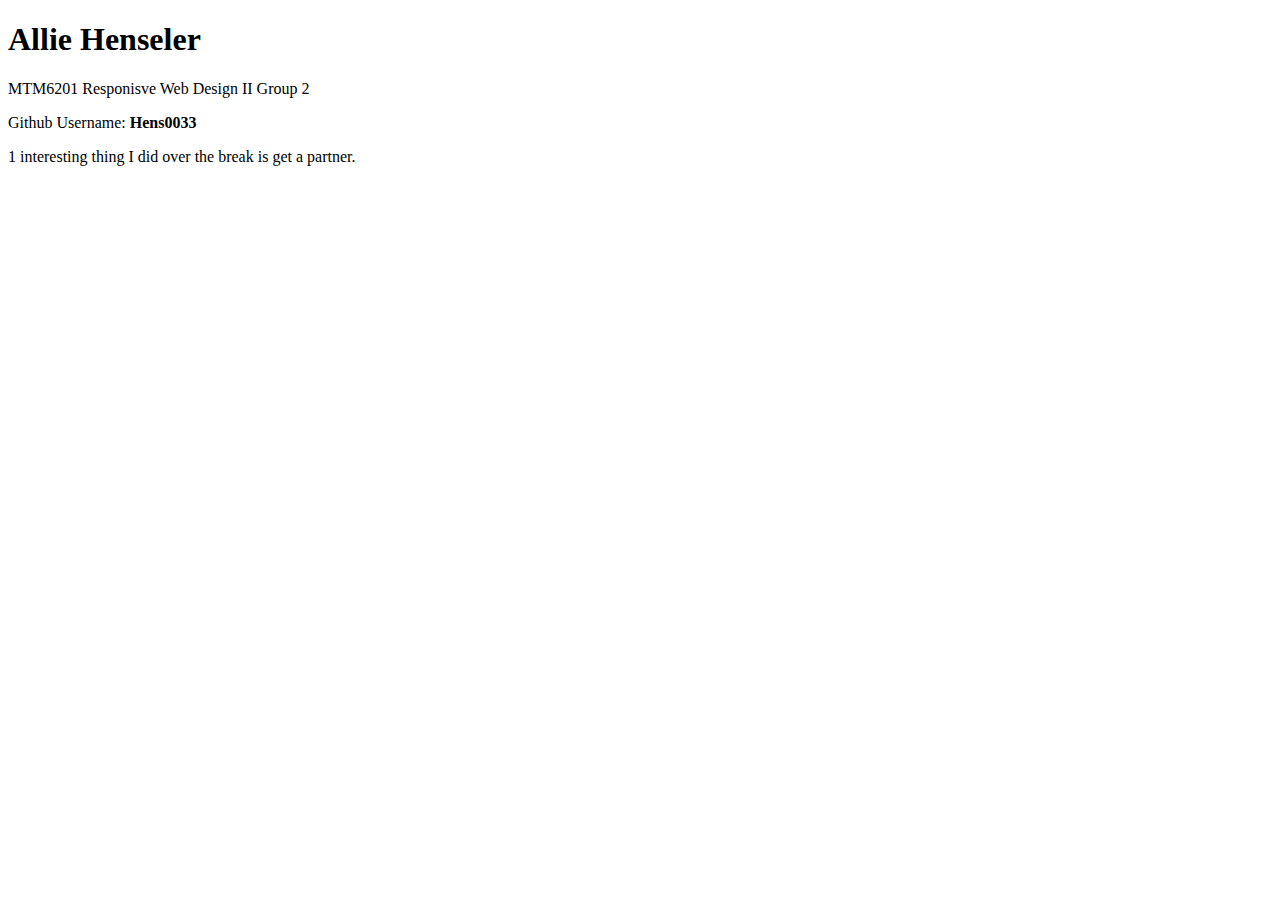
<file: week-01/index.html>
<!DOCTYPE html>
<html lang="en">
<head>
    <meta charset="UTF-8">
    <meta name="viewport">
    <title>MTM6201</title>
</head>
<body>
    <main>
        <h1>Allie Henseler</h1>
        <p>MTM6201 Responisve Web Design II Group 2</p>
        <p>Github Username: <b>Hens0033</b></p>
        <p>1 interesting thing I did over the break is get a partner.</p>
    </main>
</body>
</html>
</file>
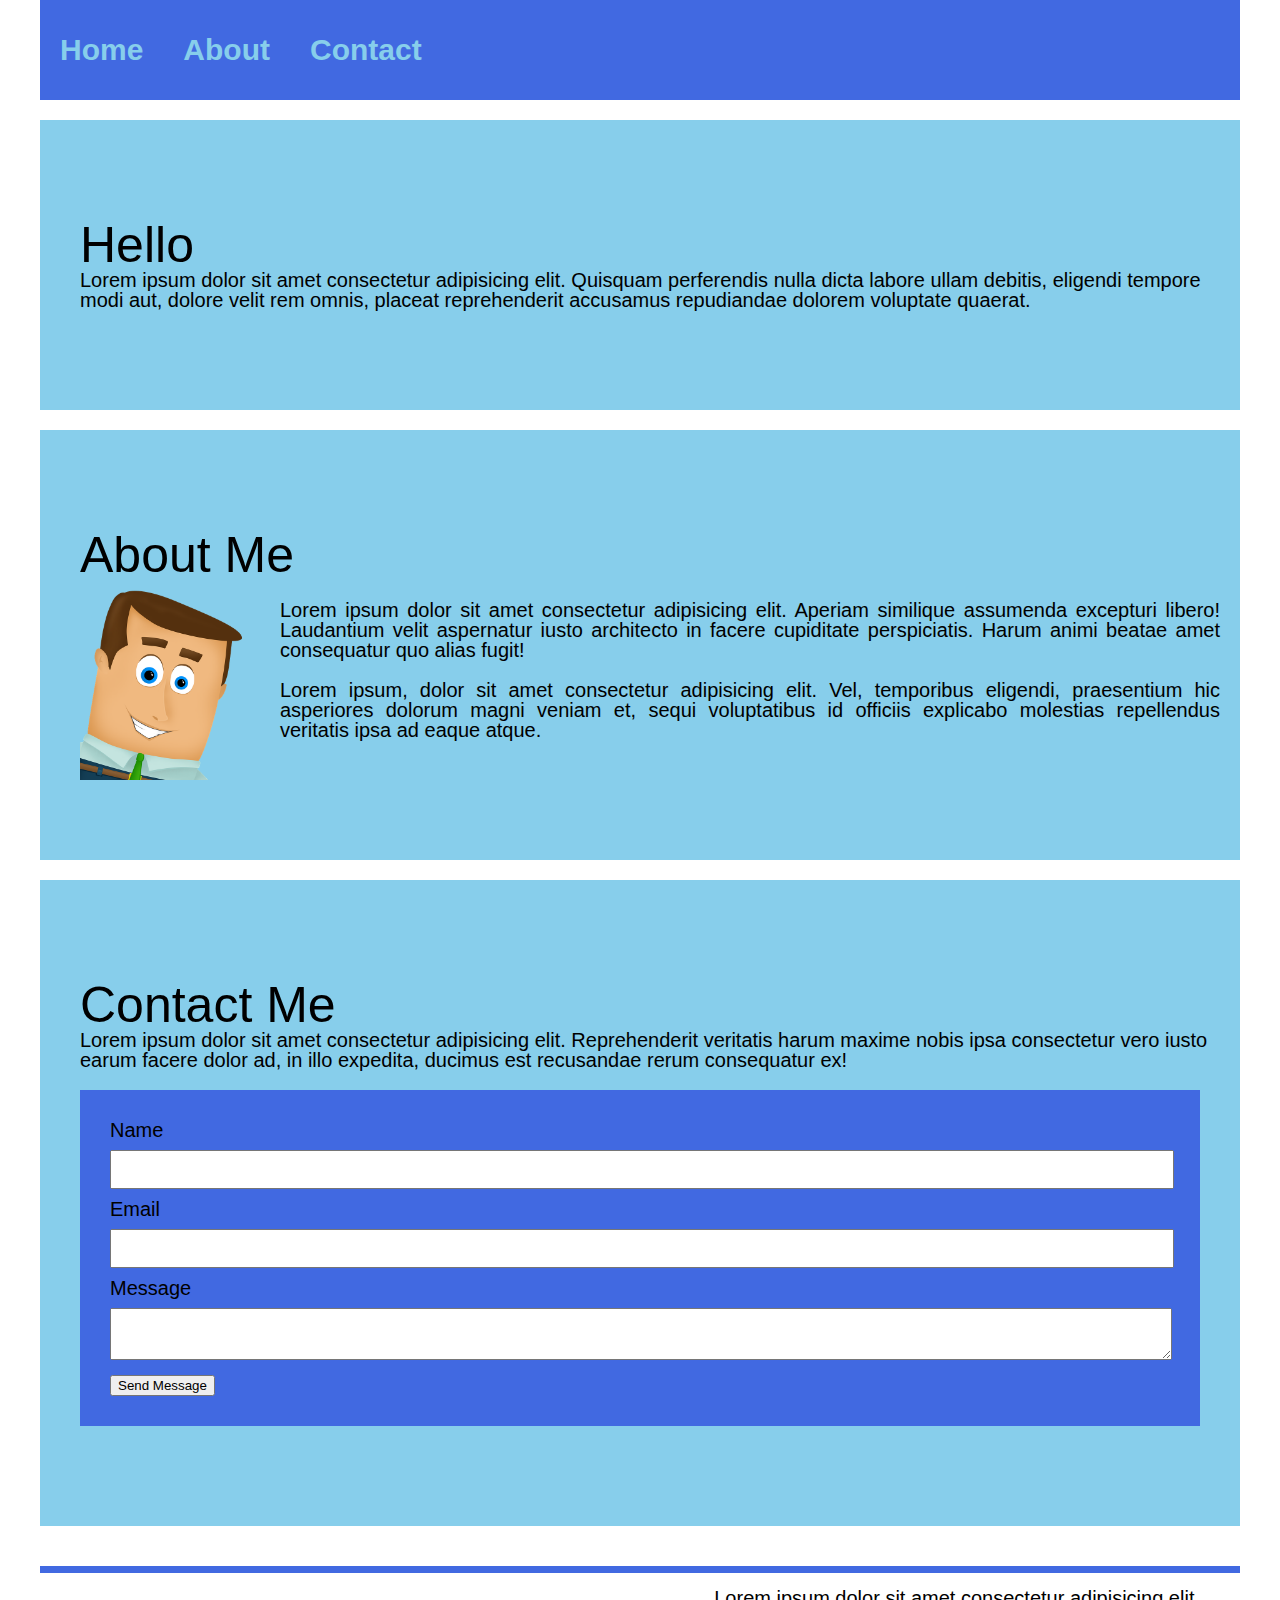
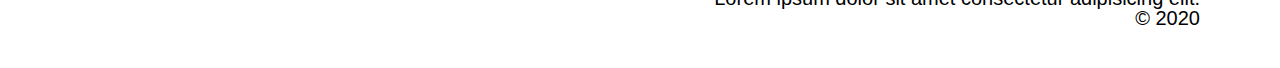
<file: week-02/index.html>
<!DOCTYPE html>
<html lang="en">

<head>
  <meta charset="UTF-8">
  <meta name="viewport" content="width=device-width, initial-scale=1.0">
  <meta http-equiv="X-UA-Compatible" content="ie=edge">
  <title>Page Redesign</title>
  <link rel="stylesheet" href="style.css">
  <link rel="stylesheet" href="base.css">
</head>

<body>
  <nav id="nav" class="nav">
    <a class="nav-link" href="#home">Home</a>
    <a class="nav-link" href="#about">About</a>
    <a class="nav-link" href="#contact">Contact</a>
  </nav>
  <main id="main" class="main">
    <section id="home" class="home">
      <h1 class="page-title">Hello</h1>
      <p>Lorem ipsum dolor sit amet consectetur adipisicing elit. Quisquam perferendis nulla dicta labore ullam debitis,
        eligendi tempore modi aut, dolore velit rem omnis, placeat reprehenderit accusamus repudiandae dolorem voluptate
        quaerat.</p>
    </section>
    <section id="about" class="about">
      <h2 class="section-title">About Me</h2>
      <img class="about-image" src="images/businessman.png" alt="Businessman">
      <p>Lorem ipsum dolor sit amet consectetur adipisicing elit. Aperiam similique assumenda excepturi libero!
        Laudantium velit aspernatur iusto architecto in facere cupiditate perspiciatis. Harum animi beatae amet
        consequatur quo alias fugit!</p>
      <p>Lorem ipsum, dolor sit amet consectetur adipisicing elit. Vel, temporibus eligendi, praesentium hic asperiores
        dolorum magni veniam et, sequi voluptatibus id officiis explicabo molestias repellendus veritatis ipsa ad eaque
        atque.</p>
    </section>
    <section id="contact" class="contact">
      <h2 class="section-title">Contact Me</h2>
      <p>Lorem ipsum dolor sit amet consectetur adipisicing elit. Reprehenderit veritatis harum maxime nobis ipsa
        consectetur vero iusto earum facere dolor ad, in illo expedita, ducimus est recusandae rerum consequatur ex!</p>
      <form class="contact-form">
        <div class="contact-form-section">
          <label class="contact-form-label">Name</label>
          <input class="contact-form-input" type="text">
        </div>
        <div class="contact-form-section">
          <label class="contact-form-label">Email</label>
          <input class="contact-form-input" type="email">
        </div>
        <div class="contact-form-section">
          <label class="contact-form-label">Message</label>
          <textarea class="contact-form-input"></textarea>
        </div>
        <button type="submit">Send Message</button>
      </form>
    </section>
  </main>
  <footer>
    <p>Lorem ipsum dolor sit amet consectetur adipisicing elit.</p>
    <p>&copy; 2020</p>
  </footer>
</body>

</html>
</file>
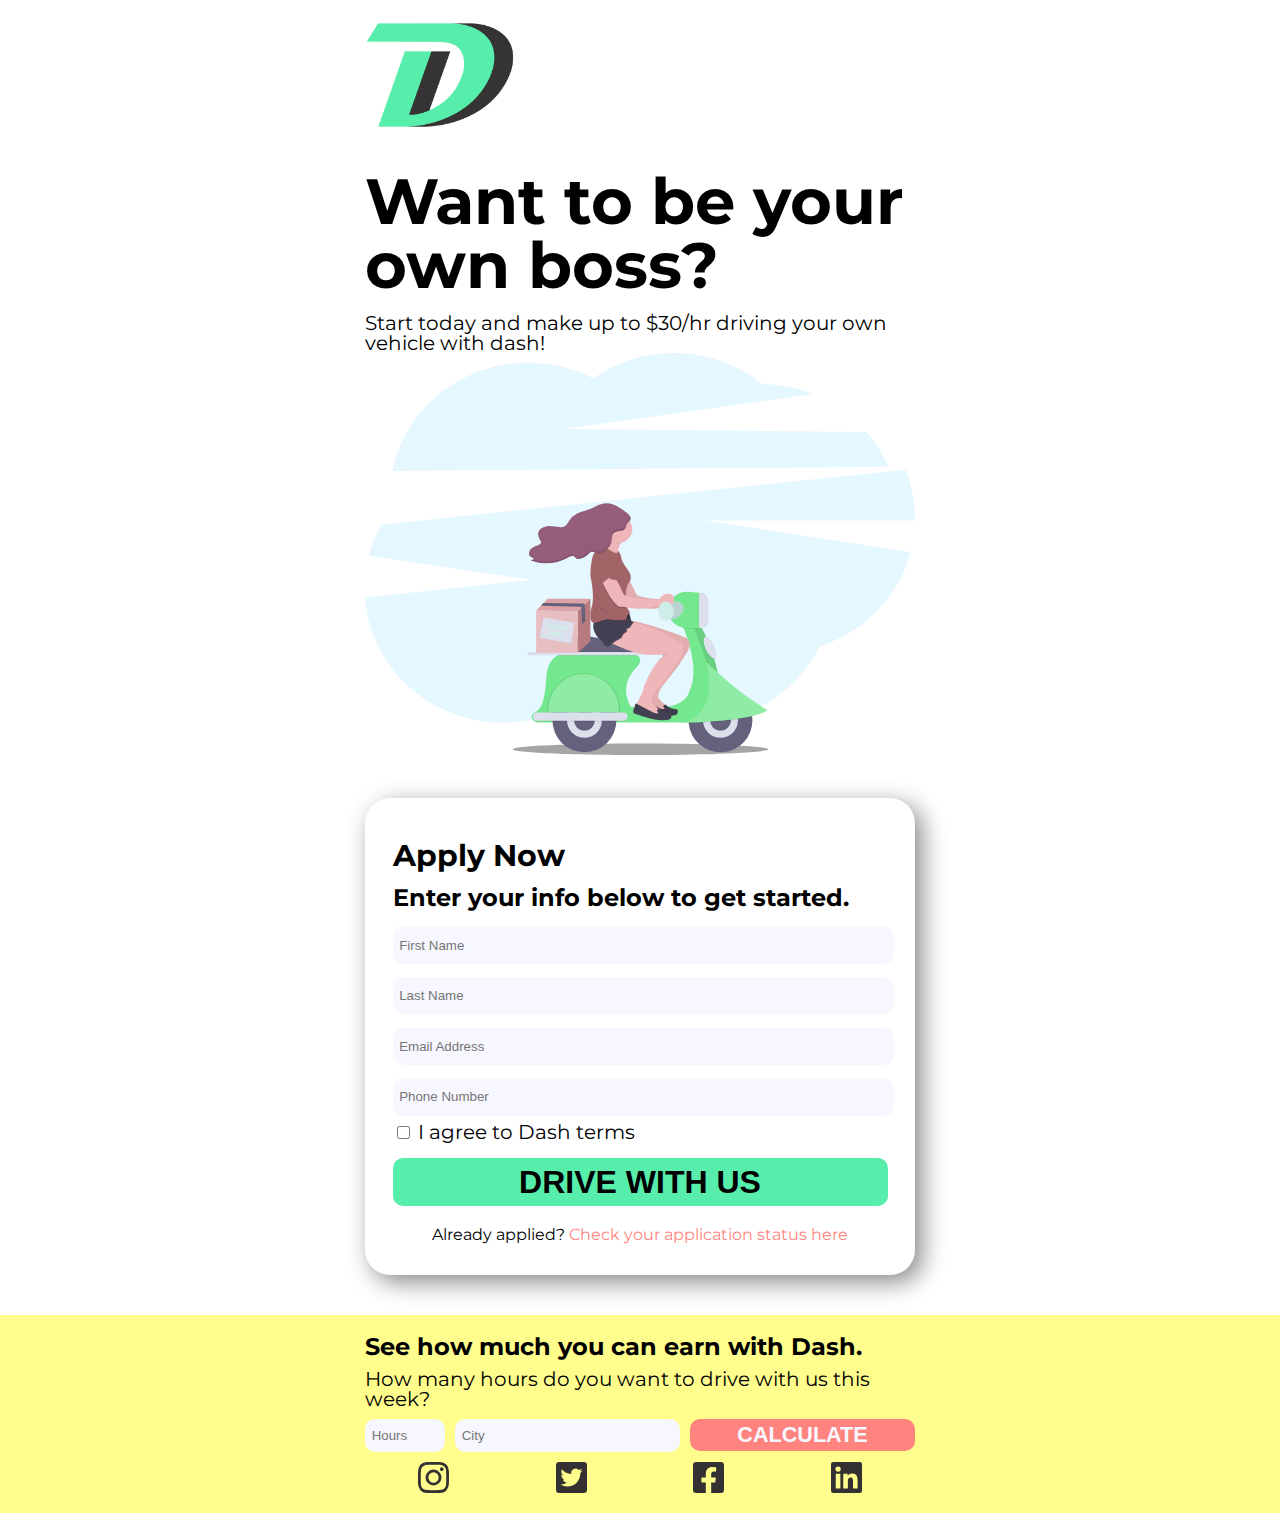
<file: week-03/index.html>
<!DOCTYPE html>
<html lang="en">
<head>
    <link rel="shortcut icon" href="./images/favicon.ico" type="image/favicon.ico">
    <link rel="preconnect" href="https://fonts.gstatic.com">
    <link href="https://fonts.googleapis.com/css2?family=Montserrat:ital,wght@0,100;0,200;0,300;0,400;0,500;0,600;0,700;0,800;0,900;1,100;1,200;1,300;1,400;1,500;1,600;1,700;1,800;1,900&display=swap" rel="stylesheet">
    <link rel="stylesheet" href="main.css">
    <meta charset="UTF-8">
    <meta name="viewport" content="width=device-width, initial-scale=1.0">
    <title>Landing Page</title>
</head>

<body>
    <div class="container">
        <header>
            <img src="./images/logo/logo.png" alt="Logo" id="logo">
        </header>
        <main>
            <div class="text">
                <h1>Want to be your own boss?</h1>
                <p>Start today and make up to $30/hr driving your own vehicle with dash!</p>
                <img src="./images/bg-image/scooter.svg" alt="Cartoon woman on scooter">
            </div>
            <div class="apply">
                <h2>Apply Now</h2>
                <h3>Enter your info below to get started.</h3>
                <form action="./index.html" method="POST">
                    <input type="text" id="fname" name="fname" placeholder="First Name"><br>
                    <input type="text" name="lname" id="lname" placeholder="Last Name"><br>
                    <input type="text" name="email" id="email" placeholder="Email Address"><br>
                    <input type="text" name="phone" id="phone" placeholder="Phone Number"><br>
                    <input type="checkbox" name="terms" id="terms" value="terms">
                    <label for="terms">I agree to Dash terms</label><br>
                    <input type="submit" value="Drive With Us" id="drive">
                </form>
                <p>Already applied? <a href="" target="_blank" rel="noopener noreferrer">Check your application status here</a></p>
            </div>
        </main>
    </div>
    <div>
        <footer>
            <div class="grid">
                <div class="calculate container">
                    <h3>See how much you can earn with Dash.</h3>
                    <p>How many hours do you want to drive with us this week?</p>
                    <form action="./index.html" method="post" class="form">
                            <input type="text" name="hours" id="hours" placeholder="Hours">
                            <input type="text" name="city" id="city" placeholder="City">
                            <input type="submit" value="Calculate" id="calculate">
                    </form>
                </div>
                <div class="socials container">
                    <img src="./images/icons/instagram.svg" alt="instagram">
                    <img src="./images/icons/twitter.svg" alt="twitter">
                    <img src="./images/icons/facebook.svg" alt="facebook">
                    <img src="./images/icons/linkedin.svg" alt="linkedin">
                </div>
            </div>
        </footer>
    </div>
</body>

</html>
</file>
<file: week-02/base.css>
#nav {
  width: 1200px;
  margin: 0px auto;
  padding: 30px;

  border: 3px solid cadetblue;
  background-color: burlywood;
  text-align: center;
}

#main {
  max-width: 1200px;
  margin: 0px auto;

  background-color: rebeccapurple;
}

.nav .nav-link {
  margin: 1rem;

  font-size: 1.5rem;
  font-weight: bold;
  text-decoration: none;
}

#home {
  padding: 100px;
  background-color: indianred;
}

section.home {
  font-family: cursive;
  font-size: 1.5rem;
  text-align: center;
}

.page-title,
.section-title {
  font-size: 2.5rem;
  text-align: center;
}

#about {
  padding: 100px 0px;
  background-color: greenyellow;
}

.about {
  font-family: Arial, Helvetica, sans-serif;
  font-size: 1.75rem;
  color: lavender
}

.about-image {
  float: left;

  width: 300px;
}

#contact {
  padding: 100px 0px;
  background-color: f
}

.contact-form {
  padding: 30px;
  background-color: goldenrod;
  width: 600px;
  margin: 0px auto;
}

label {
  font-size: 1.5rem;

}

.contact-form-input {
  padding: 10px;
  width: 100%;
}
</file>
<file: week-02/style.css>
/* 
~~~~~~~~ CSS Reset ~~~~~~~~
*/

/* http://meyerweb.com/eric/tools/css/reset/ 
   v2.0 | 20110126
   License: none (public domain)
*/

html, body, div, span, applet, object, iframe,
h1, h2, h3, h4, h5, h6, p, blockquote, pre,
a, abbr, acronym, address, big, cite, code,
del, dfn, em, img, ins, kbd, q, s, samp,
small, strike, strong, sub, sup, tt, var,
b, u, i, center,
dl, dt, dd, ol, ul, li,
fieldset, form, label, legend,
table, caption, tbody, tfoot, thead, tr, th, td,
article, aside, canvas, details, embed, 
figure, figcaption, footer, header, hgroup, 
menu, nav, output, ruby, section, summary,
time, mark, audio, video {
	margin: 0;
	padding: 0;
	border: 0;
	font-size: 100%;
	font: inherit;
	vertical-align: baseline;
}
/* HTML5 display-role reset for older browsers */
article, aside, details, figcaption, figure, 
footer, header, hgroup, menu, nav, section {
	display: block;
}
body {
	line-height: 1;
}
ol, ul {
	list-style: none;
}
blockquote, q {
	quotes: none;
}
blockquote:before, blockquote:after,
q:before, q:after {
	content: '';
	content: none;
}
table {
	border-collapse: collapse;
	border-spacing: 0;
}

/* 
~~~~~~~~ Main Content ~~~~~~~~
*/

/* 
    Body Font Size/Family
*/

html {
    font-family: Arial, Helvetica, sans-serif;
    font-size: 20px;
}

#main.main {
    background-color: white;
}

main section.home {
    font-family: Arial, Helvetica, sans-serif;
    font-size: 1rem;
}

main .about {
    font-family: Arial, Helvetica, sans-serif;
    font-size: 1rem;
}

main .contact {
    font-family: Arial, Helvetica, sans-serif;
    font-size: 1rem;
}

/* 
    Nav Bar
*/

#nav.nav {
    width: 100%;
    margin: 0px auto;
    padding: 15px 0;
    border: none;
    background-color: royalblue;
    display: flex;
    justify-content: center;
}

#nav .nav-link {
    color: skyblue;
}

#nav .nav-link:hover, .nav-link:focus{
    color: navy;
}

/* 
    Section Designs
*/

section {
    margin: 1em 0;
    background-color: skyblue;
}

#home.home {
    text-align: left;
    background-color: skyblue;
    padding: 100px 1rem 100px 2rem;
}

#home.home h1 {
    text-align: left;
}

#about.about {
    background-color: skyblue;
    color: black;
    padding: 100px 1rem 100px 2rem;
    text-align: justify;
}

#about.about h2 {
    text-align: left;
}

#about.about img {
    float: left;
    margin: 2em 0;
}

#contact.contact {
    padding: 100px 1rem 100px 2rem;
}

#contact.contact h2 {
    text-align: left;
}

/* 
    Contact Form Design
*/

form.contact-form {
    width: inherit;
    margin: 1em 1em 0 0;
    background-color: royalblue;
}

.contact-form-label {
    font-size: 1rem;
}

.contact-form .contact-form-input {
    max-width: 100%;
    padding: 0.5rem 0;
    margin: 10px 0;
}

/* 
    Footer
*/

footer {
    border-top: solid 0.35em royalblue;
    text-align: right;
    padding-top: 15px;
    margin: 2em auto;
    max-width: 1200px;
}

footer p {
    padding-right: 2em;
}


/* 
~~~~~~~~ Media Queries ~~~~~~~~
*/

@media screen and (min-width: 650px){

    #nav.nav {
        justify-content: left;
        margin: 0 auto;
        max-width: 1200px;
    }

    #about.about img, #about.about p {
        margin: 0 auto 1em;
        display: flex;
        flex-wrap: wrap;
    }
}

@media screen and (min-width: 900px){
    
    #about.about img {
        width: 200px;
    }

    #about.about p {
        margin-top: 1em;
    }
}
</file>
<file: week-03/main.css>
/*
    CSS Reset
*/

/* http://meyerweb.com/eric/tools/css/reset/ 
   v2.0 | 20110126
   License: none (public domain)
*/

html, body, div, span, applet, object, iframe,
h1, h2, h3, h4, h5, h6, p, blockquote, pre,
a, abbr, acronym, address, big, cite, code,
del, dfn, em, img, ins, kbd, q, s, samp,
small, strike, strong, sub, sup, tt, var,
b, u, i, center,
dl, dt, dd, ol, ul, li,
fieldset, form, label, legend,
table, caption, tbody, tfoot, thead, tr, th, td,
article, aside, canvas, details, embed, 
figure, figcaption, footer, header, hgroup, 
menu, nav, output, ruby, section, summary,
time, mark, audio, video {
	margin: 0;
	padding: 0;
	border: 0;
	font-size: 100%;
	font: inherit;
	vertical-align: baseline;
}
/* HTML5 display-role reset for older browsers */
article, aside, details, figcaption, figure, 
footer, header, hgroup, menu, nav, section {
	display: block;
}
body {
	line-height: 1;
}
ol, ul {
	list-style: none;
}
blockquote, q {
	quotes: none;
}
blockquote:before, blockquote:after,
q:before, q:after {
	content: '';
	content: none;
}
table {
	border-collapse: collapse;
	border-spacing: 0;
}


/* 
    My edits
*/

body {
    font-family: "Montserrat";
    font-size: 20px;
}

/* Sets the max width to 400px and centers it on screen */
.container {
    margin: 0 auto;
    max-width: 400px;
    width: 100%;
}

#logo {
    width: 150px;
}

h1 {
    font-size: 4rem;
    font-weight: bold;
    margin: 0.25em 0;
}

/* Creates a rounded box and sets a drop shadow */
.apply {
    margin: 2em 0;
    border-radius: 25px;
    box-shadow: #888888 7px 7px 25px;
    padding: 5%;
}

h2 {
    font-size: 1.5em;
    font-weight: bold;
    margin: 0.5em 0;
}

/* Changes the form's input boxes and sets them the correct size */
#fname, #lname, #email, #phone {
    border: none;
    width: 100%;
    height: 1.5rem;
    margin: 0.5em 0;
    padding: 0.5em 0em 0.5em 0.5em;
    background-color: #f7f7ff;
    border-radius: 10px;
}

/* Sets the colour and the size of the submit button as well as capitalized the font */
#drive {
    margin: 0.5em 0;
    width: 100%;
    height: 3rem;
    background-color: #57eeab;
    border-radius: 10px;
    border: none;
    font-weight: bold;
    font-size: 2rem;
    text-transform: uppercase;
}

.apply p {
    line-height: 25px;
}

/* Changes the link colour and removes underline */
.apply a {
    text-decoration: none;
    color: #ff8480;
}

/* Sets background colour that stretches the whole width of screen*/
footer {
    background-color: #fffd8c;
    padding: 1em 0;
}

h3 {
    font-size: 1.5rem;
    font-weight: bold;
    margin-bottom: 10px;
}

/* Changes the form's input boxes and sets them the correct size */
#hours, #city {
    width: 100%;
    border: none;
    height: 1.5rem;
    margin: 0.5em 0;
    padding: 0.5em 0em 0.5em 0.5em;
    background-color: #f7f7ff;
    border-radius: 10px;
}

/* Sets the colour and the size of the submit button as well as capitalized the font */
#calculate {
    margin: 0.5em 0;
    width: 100%;
    height: 3rem;
    background-color: #ff8480;
    color: #f7f7ff;
    border-radius: 10px;
    border: none;
    font-weight: bold;
    font-size: 2rem;
    text-transform: uppercase;
}

/* Social images are stretch to fit the screen */
.socials {
    display: flex;
    justify-content: space-around;
    align-items: stretch;
}


/*
    Media Queries
*/

/* Edits for tablet size */
@media screen and (min-width: 650px){
    .container {
        max-width: 550px;
    }

    /* Centers the text of the apply paragraph */
    .apply p {
        text-align: center;
        font-size: 1rem;
    }

    /* Creates a grid for the calculate form */
    .grid .form{
        display: grid;
        grid-template-columns: 5rem 1fr 1fr;
        grid-template-rows: 1fr;
        gap: 10px;
        margin: 10px 0;
    }

    #hours, #city, #calculate {
        height: 1.5em;
        width: unset;
        margin: 0 0;
    }

    /* Sets submit font size to match the rest of the forms */
    #calculate {
        padding: 0;
        font-size: 1.35rem;
    }

}


/* Edits for monitor size */
@media screen and (min-width: 1400px){
    .container {
        max-width: 1300px;
    }

    /* Creates a grid to allow for main to fit nicely on screen */
    main {
        margin-bottom: 2em;
        display: grid;
        gap: 15em;
        grid-template-columns: 1fr 1fr;
    }

    main img {
        width: 500px;
        margin-top: 20px;
    }

    .apply {
        margin: 0;
    }

    /* Creates a flexbox for the footer */
    .grid {
        max-width: 1300px;
        margin: 0 auto;
        display: flex;
    }

    /* Moves social media images to the right side */
    .socials {
        justify-content: flex-end;
    }
    
    /* Sets image size and adds a margin to space the images */
    .socials img {
        width: 30px;
        margin-left: 50px;
    }
}

@media screen and (min-width: 1800px){
    .container {
        max-width: 1600px;
    }

    .grid {
        max-width: 1600px;
    }

    main img {
        width: 500px;
        margin-top: 50px;
    }
}
</file>
